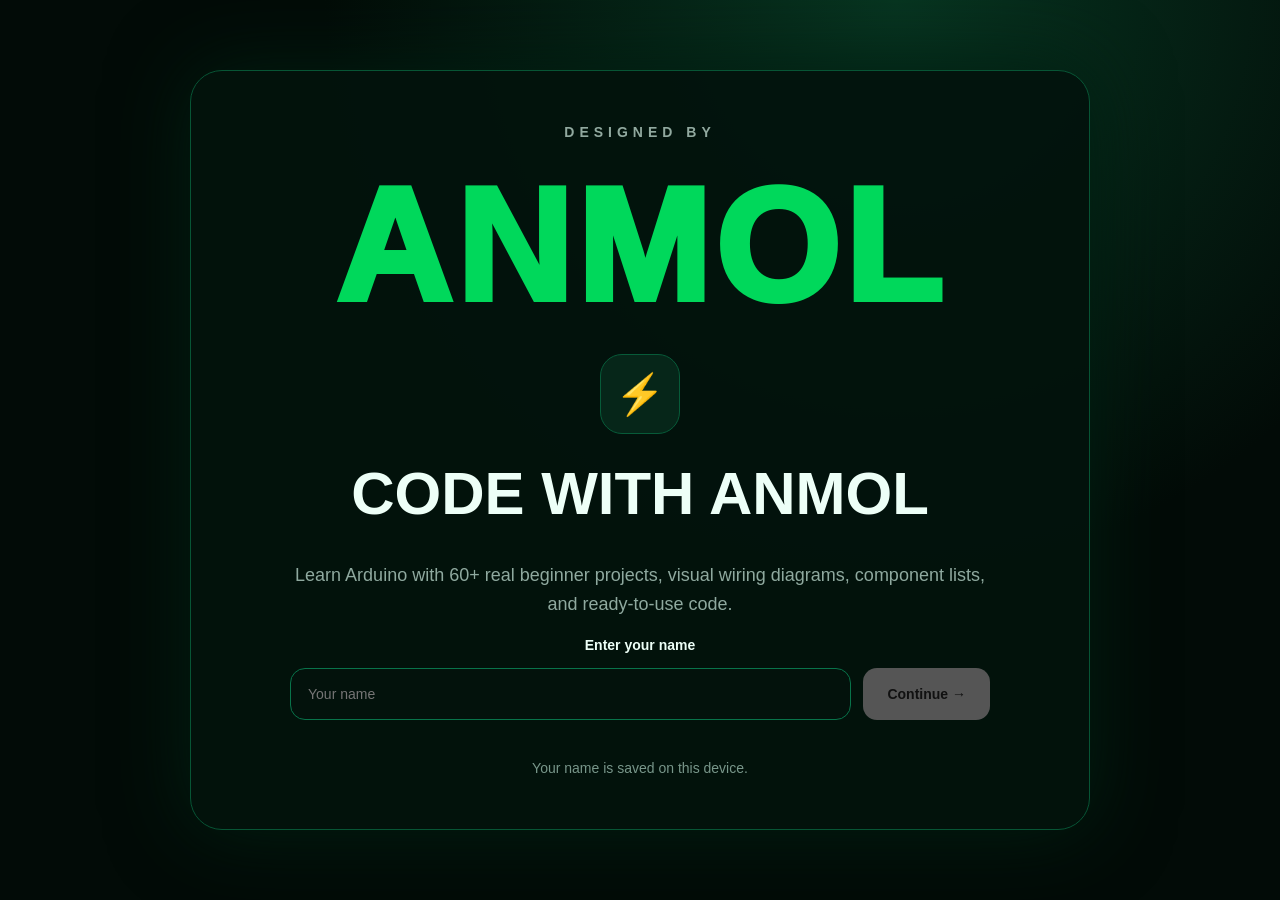
<file: index.html>
<!doctype html><html lang="en"><head><script async src="https://pagead2.googlesyndication.com/pagead/js/adsbygoogle.js?client=ca-pub-9711269214051697"
     crossorigin="anonymous"></script><meta charset="utf-8"><meta name="viewport" content="width=device-width,initial-scale=1">
<meta name="description" content="Learn Arduino with beginner projects, wiring diagrams, component lists, and ready-to-use code.">
<script async src="https://pagead2.googlesyndication.com/pagead/js/adsbygoogle.js?client=ca-pub-9711269214051697" crossorigin="anonymous"></script><title>CODE WITH ANMOL</title><link rel="stylesheet" href="style.css"></head><body>
<section id="intro" class="intro"><div class="introbox"><div class="eyebrow">DESIGNED BY</div><div class="anmol">ANMOL</div><div class="bolt">⚡</div><h1>CODE WITH ANMOL</h1><p>Learn Arduino with 60+ real beginner projects, visual wiring diagrams, component lists, and ready-to-use code.</p><label style="font-weight:800">Enter your name</label><div class="name"><input id="nameInput" placeholder="Your name"><button id="continue" class="btn" disabled>Continue →</button></div><div style="color:#78968a;margin-top:40px">Your name is saved on this device.</div></div></section>
<div id="app" class="app hidden"><aside class="side"><div class="brand">∞ CODE WITH ANMOL</div><div class="tag">Arduino Projects & Code Hub</div><nav class="nav"><button class="active" data-cat="All">⌂ Home</button><button data-cat="All">▦ All Projects</button><button data-cat="Gate">⚙ Gates</button><button data-cat="Sensor">◉ Sensors</button><button data-cat="LED">● LEDs</button><button data-cat="Motor">◈ Motors</button><button data-cat="Display">▣ Displays</button><button data-cat="Security">♢ Security</button><button data-cat="Robot">♙ Robots</button><button data-cat="Home">⌂ Home Automation</button><button data-cat="Game">★ Games & Fun</button><button id="aboutNav">ⓘ About / Contact</button></nav><div class="profile">👤<br><b id="sideName"></b><br><small>Your learning profile</small></div></aside>
<main class="main"><div class="top"><div class="brand">∞ CODE WITH ANMOL</div><div class="welcome">👋 Welcome, <span id="welcome"></span></div></div><section class="hero"><div style="flex:1"><b>🏠 Welcome to</b><h2>CODE WITH ANMOL</h2><p>Choose your Arduino board, select a project, see components first, then open the real wiring diagram and complete code.</p></div><div class="heroart">🔌</div></section><div class="tools"><input id="search" placeholder="🔎 Search 60+ projects..."><select id="cat"><option>All</option><option>Gate</option><option>Sensor</option><option>LED</option><option>Motor</option><option>Display</option><option>Security</option><option>Robot</option><option>Home</option><option>Game</option></select><select id="board"><option>Arduino Uno</option><option>Arduino Nano</option><option>Arduino Mega</option></select></div><div class="heading"><h3>Projects</h3><span id="count" class="count"></span></div><div id="grid" class="grid"></div>
<section id="aboutSection" class="detail hidden" style="margin-top:24px;padding:24px">
<h2 style="color:var(--g);margin-top:0">ⓘ About CODE WITH ANMOL</h2>
<p style="color:var(--muted);line-height:1.7">Hi! I am <b style="color:#fff">ANMOL</b>. This website is made to help beginners learn Arduino through simple projects, components, wiring and ready-to-use code.</p>
<div class="detailgrid">
<div class="detail contact-detail"><h4><span class="contact-icon whatsapp-icon" aria-hidden="true"><svg viewBox="0 0 32 32" role="img"><path d="M19.11 17.01c-.27-.14-1.58-.78-1.82-.87-.24-.09-.42-.14-.6.14-.18.27-.69.87-.84 1.05-.15.18-.31.2-.58.07-.27-.14-1.13-.42-2.15-1.34-.8-.71-1.34-1.58-1.5-1.85-.16-.27-.02-.42.12-.56.12-.12.27-.31.4-.47.13-.16.18-.27.27-.45.09-.18.04-.34-.02-.47-.07-.14-.6-1.45-.82-1.98-.22-.52-.44-.45-.6-.46h-.51c-.18 0-.47.07-.71.34-.24.27-.93.91-.93 2.22s.96 2.58 1.09 2.76c.13.18 1.89 2.89 4.58 4.05.64.28 1.14.45 1.53.58.64.2 1.22.17 1.68.1.51-.08 1.58-.65 1.8-1.27.22-.62.22-1.16.16-1.27-.07-.11-.24-.18-.51-.31z" fill="currentColor"/><path d="M16.02 3.2c-7.08 0-12.84 5.76-12.84 12.84 0 2.26.59 4.38 1.63 6.22L3.1 28.8l6.68-1.66a12.78 12.78 0 0 0 6.24 1.62h.01c7.08 0 12.83-5.76 12.83-12.84S23.1 3.2 16.02 3.2zm0 23.22h-.01a10.34 10.34 0 0 1-5.27-1.44l-.38-.23-3.96.98 1.06-3.86-.25-.4a10.36 10.36 0 1 1 8.81 4.95z" fill="currentColor"/></svg></span> WhatsApp</h4><a id="phoneLink" href="https://wa.me/91720601213" target="_blank" rel="noopener noreferrer" style="color:var(--g);font-size:20px;font-weight:800;text-decoration:none">+91 7206013213</a><p style="color:var(--muted);font-size:12px">Click the number to open WhatsApp.</p></div>
<div class="detail contact-detail"><h4><span class="contact-icon email-icon" aria-hidden="true">✉</span> Email</h4><a id="emailLink" href="mailto:as8839022@gmail.com" style="color:var(--g);font-size:18px;font-weight:800;text-decoration:none">as8839022@gmail.com</a><p style="color:var(--muted);font-size:12px">Click the email address to open your email app.</p></div>
</div>
<div class="detail" style="margin-top:12px"><h4>💚 Made for Arduino Learners</h4><p style="color:var(--muted);line-height:1.6;margin-bottom:0">For project help, wiring questions or feedback, use the contact details above.</p></div>
</section></main>
<aside class="right"><div class="sidecard"><h3>🔥 Popular</h3><div id="popular" class="popular"></div></div><div class="sidecard"><h3>💡 Project library</h3><div style="color:#8fa99f;line-height:1.6">Every project has components, wiring, code and board information. Use search to find what you need.</div></div><div class="sidecard" style="text-align:center"><div style="font-size:38px">∞</div><b style="color:#00e676">60+ PROJECTS</b><br><small style="color:#78968a">Free for everyone</small></div></aside></div>
<div id="modal" class="modal hidden"><div class="modalbox"><div class="modalhead"><div><span id="mbadge" class="badge"></span><h2 id="mtitle"></h2><p id="mdesc" style="color:#91aaa0"></p><div id="mboard" style="color:#00e676;font-weight:800"></div></div><button class="close" onclick="closeModal()">✕</button></div><div class="detailgrid"><div class="detail"><h4>🧰 Components</h4><div id="mcomp"></div></div><div class="detail"><h4>📚 Libraries / Notes</h4><div id="mlib" style="color:#a7c3b7;line-height:1.6"></div></div></div><div class="detail"><h4>🔌 Real Wiring Diagram</h4><svg id="diagram" class="diagram" viewBox="0 0 900 360" preserveAspectRatio="xMidYMid meet"></svg><div id="mwire" style="margin-top:8px"></div></div><div class="detail"><h4>💻 Arduino Code</h4><div id="mcode" class="code"></div><div class="code-actions"><button class="btn active" onclick="copyCode()">Copy Code</button></div></div></div></div><div id="toast" class="toast hidden"></div>
<script src="script.js"></script>
<script>
/* Fix navigation after opening About / Contact: return to the project list
   whenever a category/Home/All Projects navigation button is selected. */
document.addEventListener('DOMContentLoaded', function () {
  const aboutSection = document.getElementById('aboutSection');
  const nav = document.querySelector('.nav');
  const projectSections = [
    document.querySelector('.hero'),
    document.querySelector('.tools'),
    document.querySelector('.heading'),
    document.getElementById('grid')
  ];
  function showProjects() {
    if (aboutSection) aboutSection.classList.add('hidden');
    projectSections.forEach(function (el) {
      if (el) el.classList.remove('hidden');
    });
  }
  if (nav) {
    nav.addEventListener('click', function (event) {
      const button = event.target.closest('button');
      if (!button) return;
      if (button.id === 'aboutNav') {
        // Keep the About / Contact view open when its own button is clicked.
        return;
      }
      if (button.hasAttribute('data-cat')) showProjects();
    });
  }
  // Also make browser back/forward restore a usable project view if needed.
  window.addEventListener('pageshow', function () {
    if (aboutSection && !aboutSection.classList.contains('hidden')) {
      // Do not override an intentionally open About / Contact page on load.
    }
  });
});
</script></body></html>
</file>
<file: style.css>
:root{--bg:#03120d;--card:#061b12;--line:#08734a;--g:#00e676;--text:#edfff7;--muted:#8fa99f;--danger:#ff6464}*{box-sizing:border-box}body{margin:0;background:radial-gradient(circle at 70% 0,#073521,#020b07 45%);color:var(--text);font:14px Inter,Segoe UI,Arial,sans-serif}button,input,select{font:inherit}button{cursor:pointer}.hidden{display:none!important}.intro{min-height:100vh;display:grid;place-items:center;padding:20px}.introbox{width:min(900px,100%);min-height:760px;border:1px solid #075535;border-radius:32px;background:#03130cee;display:flex;flex-direction:column;align-items:center;justify-content:center;text-align:center;box-shadow:0 0 80px #001f12}.eyebrow{letter-spacing:5px;color:#91a99f;font-weight:800}.anmol{font-size:clamp(70px,15vw,160px);line-height:.9;font-weight:950;color:#00d85b;letter-spacing:5px;margin:35px 0}.bolt{font-size:40px;width:80px;height:80px;display:grid;place-items:center;border:1px solid #075b39;border-radius:22px;background:#062619;margin-bottom:25px}.intro h1{font-size:clamp(35px,6vw,60px);margin:0 0 15px}.intro p{max-width:720px;color:var(--muted);font-size:18px;line-height:1.6}.name{display:flex;gap:12px;width:min(700px,92%);margin-top:15px}.name input{flex:1;background:#03120c;border:1px solid var(--line);color:#fff;padding:17px;border-radius:15px;outline:0}.btn{border:0;border-radius:14px;padding:15px 24px;font-weight:900;background:#555;color:#111}.btn.active{background:var(--g)}.app{display:grid;grid-template-columns:220px 1fr 310px;min-height:100vh}.side{background:#02100b;border-right:1px solid #06432c;padding:18px;position:sticky;top:0;height:100vh}.brand{color:var(--g);font-size:19px;font-weight:950}.tag{color:var(--muted);font-size:12px;margin:5px 0 20px}.nav{display:grid;gap:5px}.nav button{border:0;background:transparent;color:#c8ddd5;text-align:left;padding:12px;border-radius:10px}.nav button:hover,.nav button.active{background:#073a27;color:var(--g)}.profile{position:absolute;bottom:18px;left:18px;right:18px;border:1px solid var(--line);padding:13px;border-radius:13px;color:var(--muted)}.profile b{color:#fff}.main{padding:20px;min-width:0}.top{display:flex;justify-content:space-between;align-items:center;gap:12px;margin-bottom:15px}.welcome{border:1px solid var(--line);background:#062218;border-radius:12px;padding:11px 16px;font-weight:800}.hero{display:flex;align-items:center;gap:30px;border:1px solid #08734a;border-radius:18px;padding:24px;background:linear-gradient(110deg,#051a11,#06301d);margin-bottom:16px}.hero h2{font-size:32px;color:var(--g);margin:8px 0}.hero p{color:var(--muted);line-height:1.6}.heroart{font-size:90px}.tools{display:grid;grid-template-columns:1fr 145px 145px;gap:10px;margin-bottom:18px}.tools input,.tools select{background:#04150e;color:#dfffee;border:1px solid var(--line);padding:12px;border-radius:11px;outline:0}.heading{display:flex;justify-content:space-between;margin:14px 0 10px}.heading h3{margin:0}.count{color:var(--muted)}.grid{display:grid;grid-template-columns:repeat(3,minmax(0,1fr));gap:14px}.card{border:1px solid #07613e;border-radius:14px;overflow:hidden;background:linear-gradient(150deg,#061c13,#03140e);transition:.18s}.card:hover{transform:translateY(-2px);border-color:var(--g)}.pic{height:125px;display:grid;place-items:center;font-size:58px;background:linear-gradient(135deg,#0b3a25,#06140e)}.body{padding:13px}.badge{display:inline-block;background:var(--g);color:#00150a;border-radius:20px;padding:4px 8px;font-size:10px;font-weight:900}.card h4{margin:7px 0}.card p{color:var(--muted);line-height:1.45;font-size:12px;min-height:34px}.chips{display:flex;flex-wrap:wrap;gap:4px}.chip{font-size:10px;color:#b8d2c7;border:1px solid #155b3d;background:#09291d;border-radius:7px;padding:4px 6px}.actions{display:flex;gap:6px;margin-top:11px}.small{flex:1;padding:8px;border:1px solid #086844;background:#061c13;color:#dfffee;border-radius:8px;font-size:11px}.small.primary{background:var(--g);color:#00150a;font-weight:900}.right{border-left:1px solid #06432c;background:#02100b;padding:18px}.sidecard{border:1px solid #08704a;background:#041810;border-radius:14px;padding:14px;margin-bottom:14px}.sidecard h3{color:var(--g);margin:0 0 10px}.popular{display:grid;gap:5px}.popular button{border:0;background:transparent;color:#c8ddd5;text-align:left;padding:8px;border-radius:7px}.popular button:hover{background:#092a1e;color:var(--g)}.modal{position:fixed;inset:0;background:#000c;display:grid;place-items:center;padding:18px;z-index:20}.modalbox{width:min(1000px,100%);max-height:94vh;overflow:auto;background:#061a12;border:1px solid #08734a;border-radius:18px;padding:20px}.modalhead{display:flex;justify-content:space-between;gap:15px}.close{background:#153528;color:#fff;border:0;border-radius:9px;padding:8px 12px}.detailgrid{display:grid;grid-template-columns:1fr 1fr;gap:12px}.detail{background:#03120d;border:1px solid #075d3a;border-radius:12px;padding:13px;margin-top:12px}.detail h4{color:var(--g);margin:0 0 9px}.wire{padding:6px 0;border-bottom:1px solid #0a2d20;font-size:12px}.code{white-space:pre;overflow:auto;background:#020b08;border-radius:10px;padding:14px;color:#c9f7df;font:12px Consolas,monospace;line-height:1.5}.diagram{width:100%;height:560px;background:#020b08;border-radius:12px;border:1px solid #0b3d29;display:block;box-shadow:inset 0 0 35px #0008}.tabs{display:flex;gap:7px;margin-top:10px}.tabs button{border:1px solid #086844;background:#061c13;color:#dfffee;border-radius:8px;padding:8px 12px}.tabs button.active{background:var(--g);color:#00150a}.toast{position:fixed;right:20px;bottom:20px;background:#073a27;border:1px solid var(--g);padding:13px 16px;border-radius:12px;z-index:50}@media(max-width:1150px){.app{grid-template-columns:190px 1fr}.right{display:none}.grid{grid-template-columns:repeat(2,minmax(0,1fr))}}@media(max-width:700px){.diagram{height:520px}.app{display:block}.side{position:static;height:auto;border-right:0;border-bottom:1px solid #06432c}.nav{grid-template-columns:repeat(3,1fr);display:grid}.profile{display:none}.main{padding:12px}.tools{grid-template-columns:1fr}.grid{grid-template-columns:1fr}.hero{display:block}.heroart{display:none}.detailgrid{grid-template-columns:1fr}.name{flex-direction:column}.top{align-items:flex-start;flex-direction:column}.diagram{height:300px}}


/* Fix sidebar/profile overlap and keep the navigation usable on smaller screens. */
.side{display:flex;flex-direction:column;overflow:hidden}.nav{flex:1;min-height:0;overflow-y:auto;padding-right:2px}.profile{position:static;flex:0 0 auto;margin-top:14px}.nav button{min-width:0;white-space:normal;line-height:1.25}.code-actions{display:flex;gap:8px;flex-wrap:wrap;margin-top:10px}.code-actions .btn{margin-top:0!important}status{display:flex;align-items:center;gap:5px}.modalbox{width:min(1100px,100%)}.code{max-height:430px}.diagram{height:560px}
@media(max-width:1150px){.side{min-height:100vh}.profile{margin-top:12px}.nav{max-height:calc(100vh - 150px)}}
@media(max-width:700px){.side{min-height:auto;overflow:visible}.nav{overflow:visible;max-height:none}.profile{display:block;margin-top:10px}.code-actions{flex-direction:column}.code-actions .btn{width:100%}}


/* About / Contact links */
.contact-detail h4{display:flex;align-items:center;gap:8px}
.contact-icon{width:25px;height:25px;display:inline-flex;align-items:center;justify-content:center;border-radius:50%;flex:0 0 25px}
.whatsapp-icon{color:#25D366}
.whatsapp-icon svg{width:25px;height:25px;display:block}
.email-icon{color:var(--g);font-size:21px;font-weight:800;line-height:1}
#phoneLink,#emailLink{display:inline-block;transition:opacity .15s,transform .15s}
#phoneLink:hover,#emailLink:hover{opacity:.85;transform:translateX(2px)}
</file>
